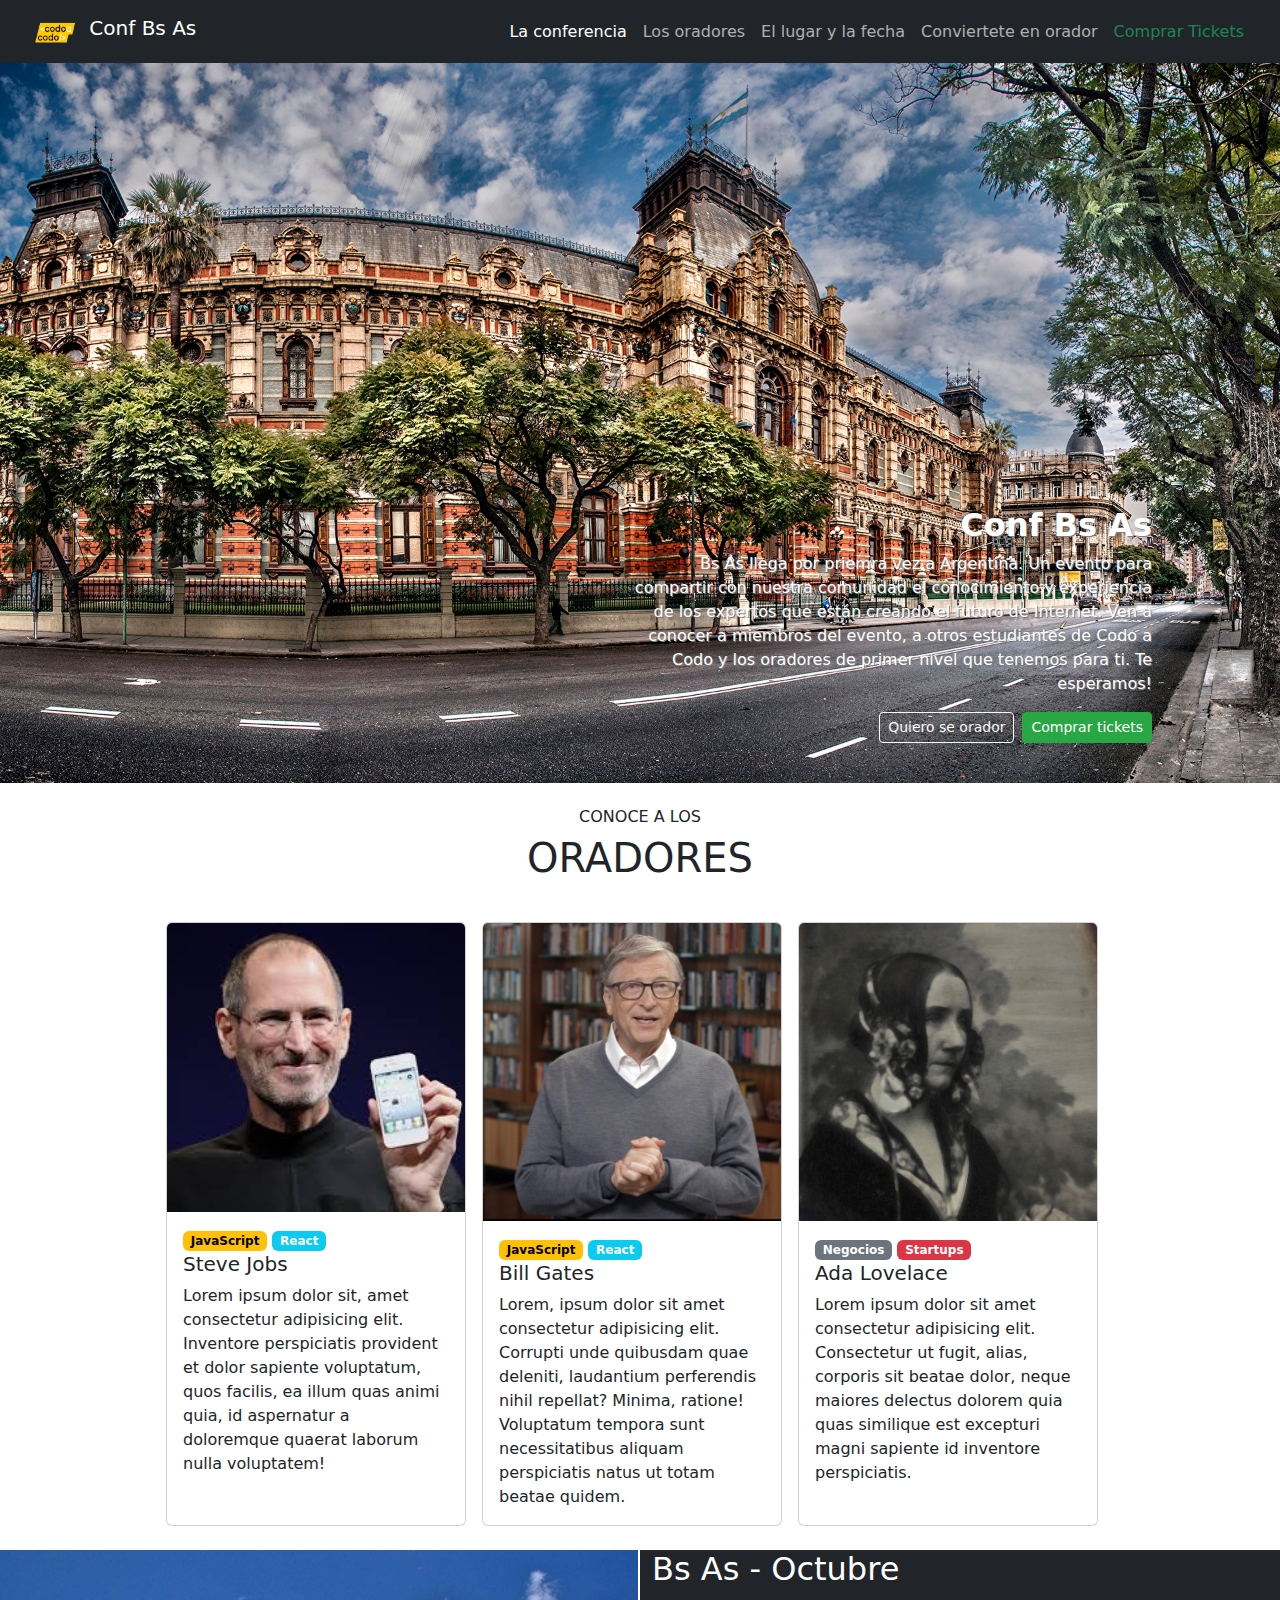
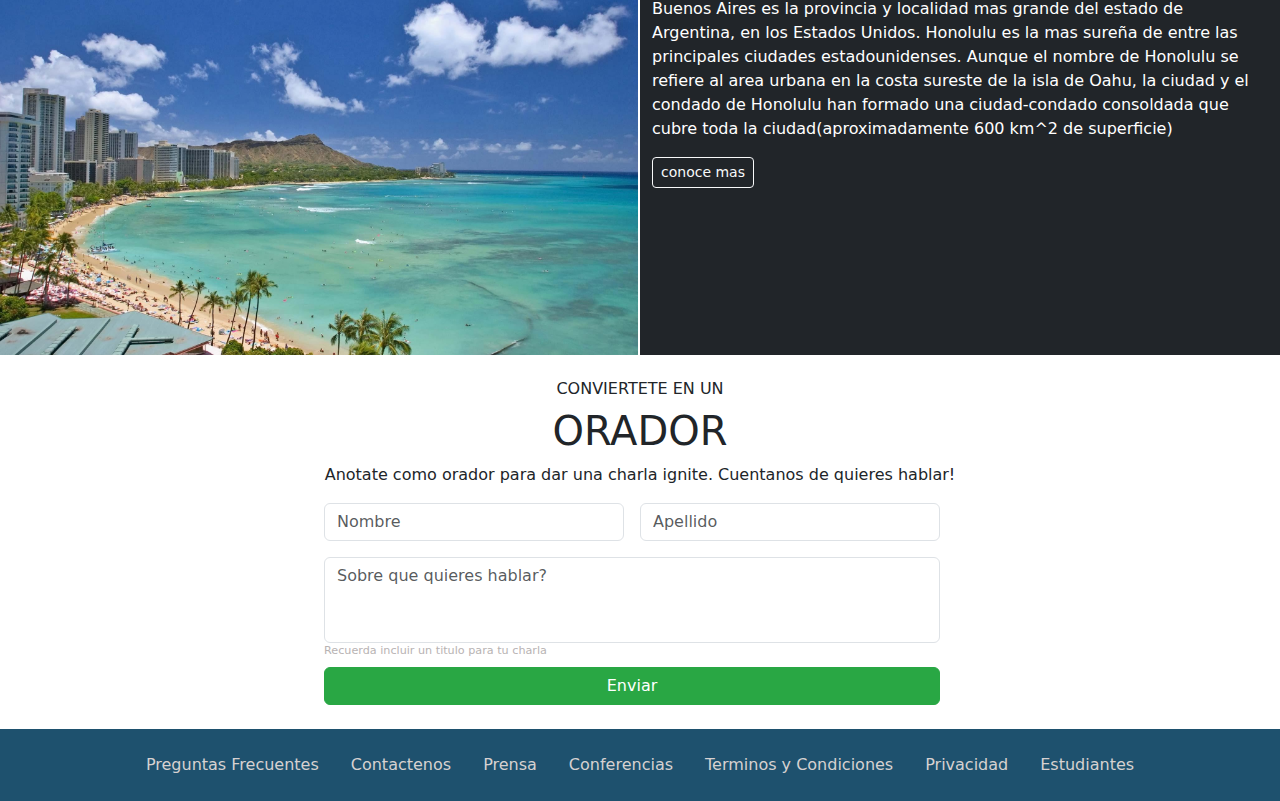
<file: index.html>
<!DOCTYPE html>
<html lang="en">
<head>
    <meta charset="UTF-8">
    <meta http-equiv="X-UA-Compatible" content="IE=edge">
    <meta name="viewport" content="width=device-width, initial-scale=1.0">
    <link rel="stylesheet" href="./css/bootstrap.min.css">
    <link rel="stylesheet" href="./css/style.css">
    <script src="./js/bootstrap.bundle.min.js" defer></script>
    <title>Tp Integrador</title>
</head>
<body>
    <section class="container-fluid">
        <div class="row">
            <nav class="navbar navbar-expand-md bg-dark px-3" data-bs-theme="dark">
                <div class="container-fluid">
                  <a class="navbar-brand" href="#">
                    <img src="imagenes/codoacodo.png" alt="codoacodo" width="55" height="34" class="d-inline-block align-text-top">
                    Conf Bs As
                  </a>
                  <button class="navbar-toggler" type="button" data-bs-toggle="collapse" data-bs-target="#navbarNavAltMarkup" aria-controls="navbarNavAltMarkup" aria-expanded="false" aria-label="Toggle navigation">
                    <span class="navbar-toggler-icon"></span>
                  </button>
                  <div class="collapse navbar-collapse justify-content-end" id="navbarNavAltMarkup">
                    <div class="navbar-nav">
                      <a class="nav-link active" aria-current="page" href="#">La conferencia</a>
                      <a class="nav-link" href="#">Los oradores</a>
                      <a class="nav-link" href="#">El lugar y la fecha</a>
                      <a class="nav-link" href="#">Conviertete en orador</a>
                      <a class="nav-link link-success" href="comprarticket.html">Comprar Tickets</a>
                    </div>
                  </div>
                </div>
            </nav>
        </div>
        <div class="row">
            <div id="carouselExampleSlidesOnly" class="carousel slide p-0" data-bs-ride="carousel">
                <div class="carousel-inner">
                  <div class="carousel-item active">
                    <img src="imagenes/ba1.jpg" class="d-block w-100 " alt="imagencarrouselba1">
                    <div class="carousel-caption texto col-md-5 offset-md-4">
                        <h2 class="text-end fw-bolder">Conf Bs As</h2>
                        <p class="text-end fw-medium">Bs As llega por priemra vez a Argentina. Un evento para compartir con nuestra comunidad el conocimiento y experiencia de los expertos que están creando el futuro de Internet. Ven a conocer a miembros del evento, a otros estudiantes de Codo a Codo y los oradores de primer nivel que tenemos para ti. Te esperamos!
                        </p>
                        <div class="d-flex gap-2 justify-content-end">
                          <a href="#">
                            <button type="button" class="btn btn-outline-light btn-sm">Quiero se orador</button>
                          </a>
                          <a href="comprarticket.html">
                            <button type="button" class="btn btn-secondary btn-green btn-sm">Comprar tickets</button>
                          </a>
                        </div>
                    </div>                
                  </div>
                  <div class="carousel-item">
                    <img src="imagenes/ba2.jpg" class="d-block w-100 " alt="imagencarrouselba1">
                    <div class="carousel-caption texto col-md-5 offset-md-4">
                      <h2 class="text-end fw-bolder">Conf Bs As</h2>
                      <p class="text-end fw-medium">Bs As llega por priemra vez a Argentina. Un evento para compartir con nuestra comunidad el conocimiento y experiencia de los expertos que están creando el futuro de Internet. Ven a conocer a miembros del evento, a otros estudiantes de Codo a Codo y los oradores de primer nivel que tenemos para ti. Te esperamos!
                      </p>
                      <div class="d-flex gap-2 justify-content-end">
                        <a href="#">
                          <button type="button" class="btn btn-outline-light btn-sm">Quiero se orador</button>
                        </a>
                        <a href="comprarticket.html">
                          <button type="button" class="btn btn-secondary btn-green btn-sm">Comprar tickets</button>
                        </a>
                      </div>
                    </div> 
                  </div>
                  <div class="carousel-item">
                    <img src="imagenes/ba3.jpg" class="d-block w-100 " alt="imagencarrouselba1">
                    <div class="carousel-caption texto col-md-5 offset-md-4">
                      <h2 class="text-end fw-bolder">Conf Bs As</h2>
                      <p class="text-end fw-medium">Bs As llega por priemra vez a Argentina. Un evento para compartir con nuestra comunidad el conocimiento y experiencia de los expertos que están creando el futuro de Internet. Ven a conocer a miembros del evento, a otros estudiantes de Codo a Codo y los oradores de primer nivel que tenemos para ti. Te esperamos!
                      </p>
                      <div class="d-flex gap-2 justify-content-end">
                        <a href="#">
                          <button type="button" class="btn btn-outline-light btn-sm">Quiero se orador</button>
                        </a>
                        <a href="comprarticket.html">
                          <button type="button" class="btn btn-secondary btn-green btn-sm">Comprar tickets</button>
                        </a>
                      </div>
                    </div> 
                  </div>
                </div>
            </div>
        </div>
        <div class="row text-center py-4">
          <h6>CONOCE A LOS</h6>
          <h1>ORADORES</h1>
          <div class="row row-cols-1 row-cols-md-4 g-3 justify-content-center text-start">
            <div class="col">
              <div class="card h-100">
                <img src="imagenes/steve.jpg" class="card-img-top" alt="SteveJobs">
                <div class="card-body">
                  <span class="badge text-bg-warning">JavaScript</span>
                  <span class="badge text-white bg-info">React</span>
                  <h5 class="card-title">Steve Jobs</h5>
                  <p class="card-text">Lorem ipsum dolor sit, amet consectetur adipisicing elit. Inventore perspiciatis provident et dolor sapiente voluptatum, quos facilis, ea illum quas animi quia, id aspernatur a doloremque quaerat laborum nulla voluptatem!</p>
                </div>
              </div>
            </div>
            <div class="col">
              <div class="card h-100">
                <img src="imagenes/bill.jpg" class="card-img-top" alt="BillGates">
                <div class="card-body">
                  <span class="badge text-bg-warning">JavaScript</span>
                  <span class="badge text-white bg-info">React</span>
                  <h5 class="card-title">Bill Gates</h5>
                  <p class="card-text">Lorem, ipsum dolor sit amet consectetur adipisicing elit. Corrupti unde quibusdam quae deleniti, laudantium perferendis nihil repellat? Minima, ratione! Voluptatum tempora sunt necessitatibus aliquam perspiciatis natus ut totam beatae quidem.</p>
                </div>
              </div>
            </div>
            <div class="col">
              <div class="card h-100">
                <img src="imagenes/ada.jpeg" class="card-img-top" alt="AdaLovelace">
                <div class="card-body">
                  <span class="badge text-bg-secondary">Negocios</span>
                  <span class="badge text-bg-danger">Startups</span>
                  <h5 class="card-title">Ada Lovelace</h5>
                  <p class="card-text">Lorem ipsum dolor sit amet consectetur adipisicing elit. Consectetur ut fugit, alias, corporis sit beatae dolor, neque maiores delectus dolorem quia quas similique est excepturi magni sapiente id inventore perspiciatis.</p>
                </div>
              </div>
            </div>
          </div>
        </div>
        <div class="row">
          <div class="col-md-6 ps-0 separation">
            <img src="imagenes/honolulu.jpg" alt="honolulu" class="img-fluid">
          </div>
          <div class="col-md-6 text-bg-dark">
            <h2>Bs As - Octubre</h2>
            <p>
              Buenos Aires es la provincia y localidad mas grande del estado de Argentina, en los Estados Unidos. Honolulu es la mas sureña de entre las principales ciudades estadounidenses. Aunque el nombre de Honolulu se refiere al area urbana en la costa sureste de la isla de Oahu, la ciudad y el condado de Honolulu han formado una ciudad-condado consoldada que cubre toda la ciudad(aproximadamente 600 km^2 de superficie)
            </p>
            <a href="#">
              <button type="button" class="btn btn-outline-light btn-sm">conoce mas</button>
            </a>
          </div>
        </div>
        <div class="row text-center py-4">
          <h6>CONVIERTETE EN UN</h6>
          <h1>ORADOR</h1>
          <p class="mb-0">Anotate como orador para dar una charla ignite. Cuentanos de quieres hablar!</p>
          <div class="row g-3 justify-content-center mt-0">
            <div class="col-md-3">
              <input type="text" class="form-control" placeholder="Nombre" aria-label="Nombre">
            </div>
            <div class="col-md-3">
              <input type="text" class="form-control" placeholder="Apellido" aria-label="Apellido">
            </div>
          </div>
          <div class="row g-3 justify-content-center mt-0">
            <div class="col-md-6">
              <textarea class="form-control" id="exampleFormControlTextarea1" rows="3" placeholder="Sobre que quieres hablar?"></textarea>
              <p class="text-small mb-2">Recuerda incluir un titulo para tu charla</p>
              <div class="d-grid">
                <button type="button" class="btn btn-secondary btn-green">Enviar</button>
              </div>
            </div>
          </div>
        </div>
    </section>
</body>
<footer>
  <section class="container-fluid">
    <div class="row">
      <div class="container-fluid back-color">
        <nav class="nav flex-md-row flex-column justify-content-center py-3">
            <a class="nav-link" aria-current="page" href="#">Preguntas Frecuentes</a>
            <a class="nav-link" href="#">Contactenos</a>
            <a class="nav-link" href="#">Prensa</a>
            <a class="nav-link" href="#">Conferencias</a>
            <a class="nav-link" href="#">Terminos y Condiciones</a>
            <a class="nav-link" href="#">Privacidad</a>
            <a class="nav-link" href="#">Estudiantes</a>
        </nav>
      </div>
    </div>
  </section>
</footer>
</html>
</file>
<file: css/style.css>
@media screen and (max-width:1000px) {
    .texto{ font-size: 0.7rem; }
}

@media screen and (max-width:360px) {
    .carousel-item img{ 
        height: 14rem ;  
    }
}

.carousel-item img{ 
    max-height: calc(100vh - 61.5px);  
}

body, html {
    margin:0;
    padding:0;
  }

.navegador{
    background-color: #353a40;
}

.carousel-caption{
    right: 5%;
    text-shadow: 1px 1px #808080;
}

.texto{
    max-height: 100%;
}

.btn-green{
    background-color: #29A744;
    border-color: #29A744;
}

.card img{
    max-height: 305px;
}

.separation{
    padding-right: 0.1rem;
}

textarea { 
    resize: none; 
}

.text-small{
    font-size: 0.7rem;
    text-align: left;
    color: #b8b3b3;
}

.back-color{
    background-color: #1e516e;
    color: #b8b3b3;
}

.back-color a{
    color: #d6d1d1;
    word-break: break-word;
}

.minitext{
    font-size: 0.8rem;
    color: #6c757d !important;
}
.bold1{
    font-weight: 600 !important
}

.out-back{
    background-color: #c1dbf0;
    border-color: #b2d0e7;
}
</file>
